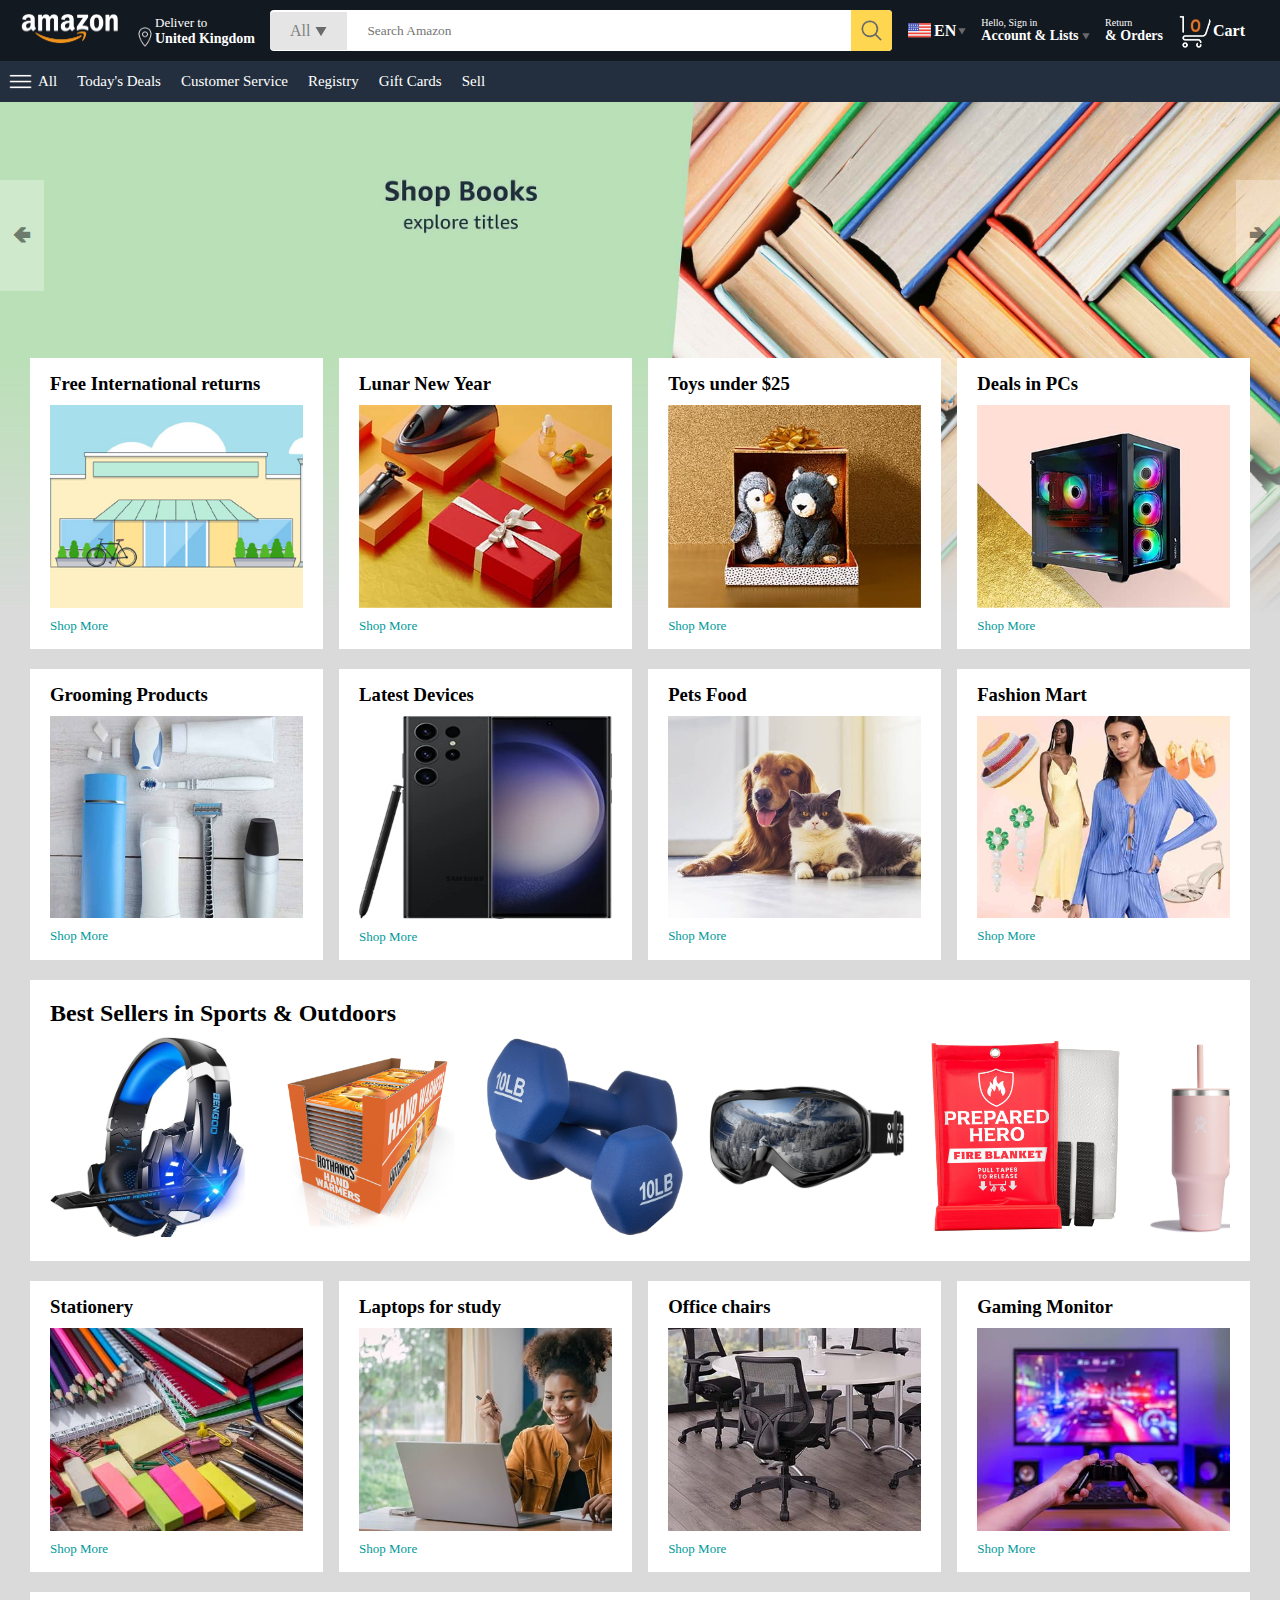
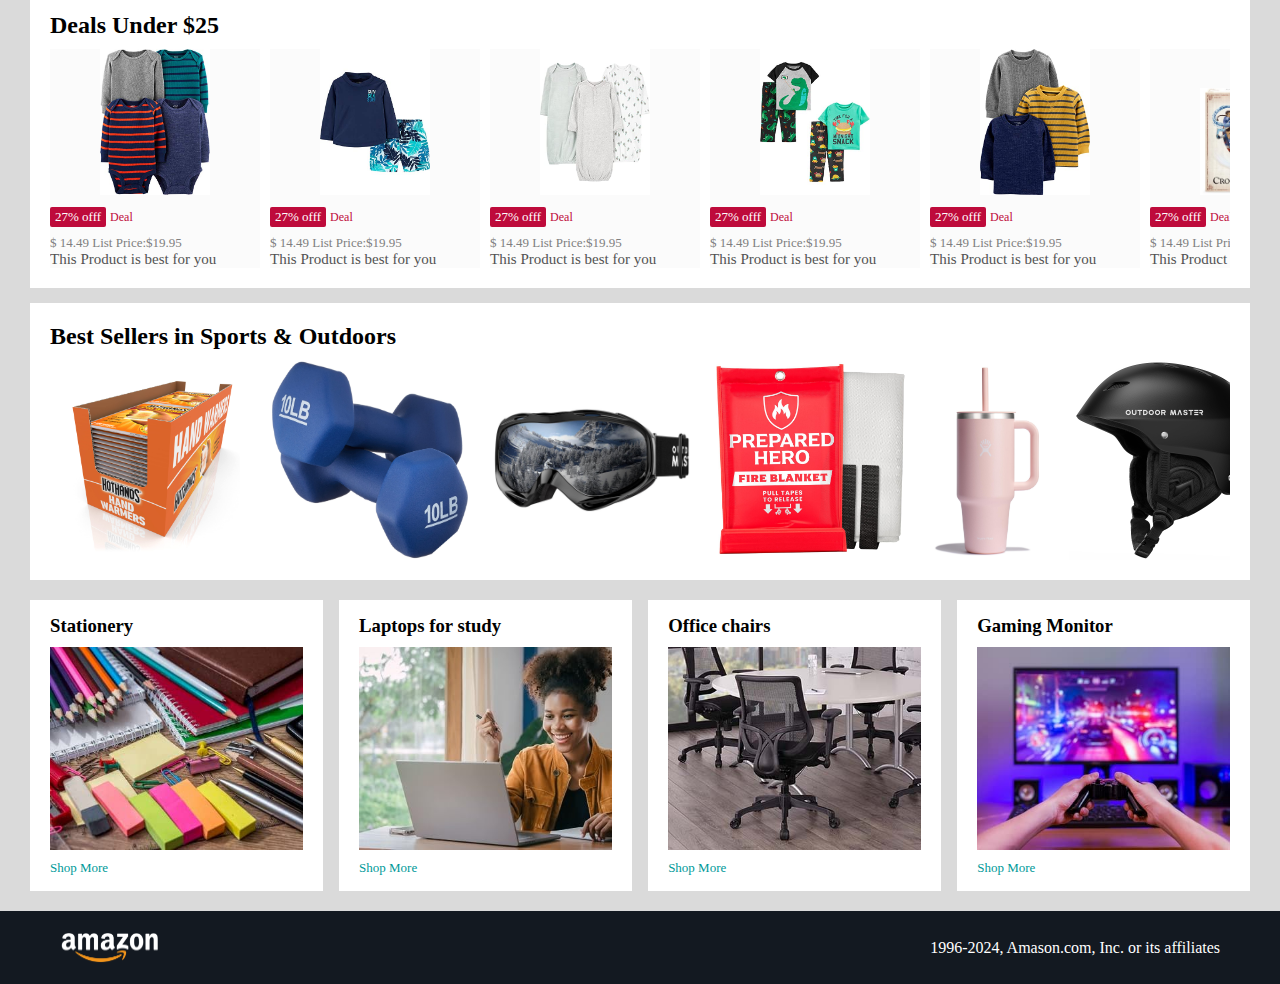
<file: index.html>
<!DOCTYPE html>
<html lang="en">
<head>
    <meta charset="UTF-8">
    <meta name="viewport" content="width=device-width, initial-scale=1.0">
    <title>amazon clone</title>
    <link rel="stylesheet" href="style.css">
</head>
<body>
    <nav>
        <a href="/">
            <img src="./assets/amazon_logo.png" width="100" alt="">
        </a>
        <div class="nav-country">
            <img src="./assets/location_icon.png" height="20" alt="">
            <div>
                <p>Deliver to</p>
                <h1>United Kingdom</h1>
            </div>
        </div>
        <div class="nav-search">
            <div class="nav-search-gategory">
                <p>All</p>
                <img src="./assets/dropdown_icon.png" height="12" alt="">
            </div>
            <input type="text" class="nav-search-input" placeholder="Search Amazon">
            <img src="./assets/search_icon.png" class="nav-search-icon" alt="">
        </div>
        <div class="nav-language">
            <img src="./assets/us_flag.png" width="25px" alt="">
            <p>EN</p>
            <img src="./assets/dropdown_icon.png" width="8px" alt="">
        </div>
        <div class="nav-text">
            <p><a href="/signin.html">Hello, Sign in</a></p>
            <h1>Account & Lists <img src="./assets/dropdown_icon.png" width="8px" alt=""></h1>
        </div>
        <div class="nav-text">
            <p>Return</p>
            <h1>& Orders</h1>
        </div>
        <a href="signin.html" class="mobile-user-icon" style="display: none;">
            <img src="./assets/user.png" alt="">
        </a>
        <a href="/cart.html" class="nav-cart">
            <img src="./assets/cart_icon.png" width="35px">
            <h4>Cart</h4>
        </a>

    </nav>
<div class="nav-bottom">
    <div>
        <img src="./assets/menu_icon.png" width="25px" alt="">
        <p>All</p>
    </div>
    <p>Today's Deals</p>
    <p>Customer Service</p>
    <p>Registry</p>
    <p>Gift Cards</p>
    <p>Sell</p>
</div>

<div class="header-slider">
    <a href="#" class="control_prev">&#129144</a>
    <a href="#" class="control_next">&#129146</a>
    <ul>
        <img src="./assets/header1.jpg" class="header-img" alt="">
        <img src="./assets/header2.jpg" class="header-img" alt="">
        <img src="./assets/header3.jpg" class="header-img" alt="">
        <img src="./assets/header4.jpg" class="header-img" alt="">
        <img src="./assets/header5.jpg" class="header-img" alt="">
        <img src="./assets/header6.jpg" class="header-img" alt="">
    </ul>
</div>

<div class="box-row header-box">
    <div class="box-col">
        <h3>Free International returns</h3>
        <img src="./assets/box1-1.jpg" alt="">
        <a href="/">Shop More</a>
    </div>
    <div class="box-col">
        <h3>Lunar New Year</h3>
        <img src="./assets/box1-2.jpg" alt="">
        <a href="/">Shop More</a>
    </div>
    <div class="box-col">
        <h3>Toys under $25</h3>
        <img src="./assets/box1-3.jpg" alt="">
        <a href="/">Shop More</a>
    </div>
    <div class="box-col">
        <h3>Deals in PCs</h3>
        <img src="./assets/box1-4.jpg" alt="">
        <a href="/">Shop More</a>
    </div>
</div>
<div class="box-row">
    <div class="box-col">
        <h3>Grooming Products</h3>
        <img src="./assets/box2-1.jpg" alt="">
        <a href="/">Shop More</a>
    </div>
    <div class="box-col">
        <h3>Latest Devices</h3>
        <img src="./assets/box2-2.jpg" alt="">
        <a href="/">Shop More</a>
    </div>
    <div class="box-col">
        <h3>Pets Food</h3>
        <img src="./assets/box2-3.jpg" alt="">
        <a href="/">Shop More</a>
    </div>
    <div class="box-col">
        <h3>Fashion Mart</h3>
        <img src="./assets/box2-4.jpg" alt="">
        <a href="/">Shop More</a>
    </div>
</div>

<div class="products-slider">
    <h2>Best Sellers in Sports & Outdoors</h2>
    <div class="products">
        <a href="/product.html">
        <img src="./assets/product_img.jpg" alt="">
        </a>
        <img src="./assets/product1-1.jpg" alt="">
        <img src="./assets/product1-2.jpg" alt="">
        <img src="./assets/product1-3.jpg" alt="">
        <img src="./assets/product1-4.jpg" alt="">
        <img src="./assets/product1-5.jpg" alt="">
        <img src="./assets/product1-6.jpg" alt="">
        <img src="./assets/product1-7.jpg" alt="">
        <img src="./assets/product1-8.jpg" alt="">
        <img src="./assets/product1-9.jpg" alt="">
        <img src="./assets/product1-10.jpg" alt="">
    </div>
</div>

<div class="box-row">
    <div class="box-col">
        <h3>Stationery</h3>
        <img src="./assets/box3-1.jpg" alt="">
        <a href="/">Shop More</a>
    </div>
    <div class="box-col">
        <h3>Laptops for study</h3>
        <img src="./assets/box3-2.jpg" alt="">
        <a href="/">Shop More</a>
    </div>
    <div class="box-col">
        <h3>Office chairs</h3>
        <img src="./assets/box3-3.jpg" alt="">
        <a href="/">Shop More</a>
    </div>
    <div class="box-col">
        <h3>Gaming Monitor</h3>
        <img src="./assets/box3-4.jpg" alt="">
        <a href="/">Shop More</a>
    </div>
</div>

<div class="products-slider-with-price">
    <h2>Deals Under $25</h2>
    <div class="products">
        <div class="product-card">
            <div class="product-img-container">
                <img src="./assets/product2-1.jpg" alt="">
            </div>
            <div class="product-offer">
                <p>27% offf</p> <span>Deal</span>
            </div>
            <p class="product-price">$ <span>14.49</span> List Price:$19.95</p>
            <h4>This Product is best for you</h4>
        </div>
        <div class="product-card">
            <div class="product-img-container">
                <img src="./assets/product2-2.jpg" alt="">
            </div>
            <div class="product-offer">
                <p>27% offf</p> <span>Deal</span>
            </div>
            <p class="product-price">$ <span>14.49</span> List Price:$19.95</p>
            <h4>This Product is best for you</h4>
        </div>
        <div class="product-card">
            <div class="product-img-container">
                <img src="./assets/product2-3.jpg" alt="">
            </div>
            <div class="product-offer">
                <p>27% offf</p> <span>Deal</span>
            </div>
            <p class="product-price">$ <span>14.49</span> List Price:$19.95</p>
            <h4>This Product is best for you</h4>
        </div>
        <div class="product-card">
            <div class="product-img-container">
                <img src="./assets/product2-4.jpg" alt="">
            </div>
            <div class="product-offer">
                <p>27% offf</p> <span>Deal</span>
            </div>
            <p class="product-price">$ <span>14.49</span> List Price:$19.95</p>
            <h4>This Product is best for you</h4>
        </div>
        <div class="product-card">
            <div class="product-img-container">
                <img src="./assets/product2-5.jpg" alt="">
            </div>
            <div class="product-offer">
                <p>27% offf</p> <span>Deal</span>
            </div>
            <p class="product-price">$ <span>14.49</span> List Price:$19.95</p>
            <h4>This Product is best for you</h4>
        </div>
        <div class="product-card">
            <div class="product-img-container">
                <img src="./assets/product2-6.jpg" alt="">
            </div>
            <div class="product-offer">
                <p>27% offf</p> <span>Deal</span>
            </div>
            <p class="product-price">$ <span>14.49</span> List Price:$19.95</p>
            <h4>This Product is best for you</h4>
        </div>
        <div class="product-card">
            <div class="product-img-container">
                <img src="./assets/product2-7.jpg" alt="">
            </div>
            <div class="product-offer">
                <p>27% offf</p> <span>Deal</span>
            </div>
            <p class="product-price">$ <span>14.49</span> List Price:$19.95</p>
            <h4>This Product is best for you</h4>
        </div>
        <div class="product-card">
            <div class="product-img-container">
                <img src="./assets/product2-8.jpg" alt="">
            </div>
            <div class="product-offer">
                <p>27% offf</p> <span>Deal</span>
            </div>
            <p class="product-price">$ <span>14.49</span> List Price:$19.95</p>
            <h4>This Product is best for you</h4>
        </div>
        <div class="product-card">
            <div class="product-img-container">
                <img src="./assets/product2-9.jpg" alt="">
            </div>
            <div class="product-offer">
                <p>27% offf</p> <span>Deal</span>
            </div>
            <p class="product-price">$ <span>14.49</span> List Price:$19.95</p>
            <h4>This Product is best for you</h4>
        </div>
        <div class="product-card">
            <div class="product-img-container">
                <img src="./assets/product2-10.jpg" alt="">
            </div>
            <div class="product-offer">
                <p>27% offf</p> <span>Deal</span>
            </div>
            <p class="product-price">$ <span>14.49</span> List Price:$19.95</p>
            <h4>This Product is best for you</h4>
        </div>
        <div class="product-card">
            <div class="product-img-container">
                <img src="./assets/product2-11.jpg" alt="">
            </div>
            <div class="product-offer">
                <p>27% offf</p> <span>Deal</span>
            </div>
            <p class="product-price">$ <span>14.49</span> List Price:$19.95</p>
            <h4>This Product is best for you</h4>
        </div>
    </div>
</div>

<div class="products-slider">
    <h2>Best Sellers in Sports & Outdoors</h2>
    <div class="products">
        <img src="./assets/product1-1.jpg" alt="">
        <img src="./assets/product1-2.jpg" alt="">
        <img src="./assets/product1-3.jpg" alt="">
        <img src="./assets/product1-4.jpg" alt="">
        <img src="./assets/product1-5.jpg" alt="">
        <img src="./assets/product1-6.jpg" alt="">
        <img src="./assets/product1-7.jpg" alt="">
        <img src="./assets/product1-8.jpg" alt="">
        <img src="./assets/product1-9.jpg" alt="">
        <img src="./assets/product1-10.jpg" alt="">
    </div>
</div>

<div class="box-row">
    <div class="box-col">
        <h3>Stationery</h3>
        <img src="./assets/box3-1.jpg" alt="">
        <a href="/">Shop More</a>
    </div>
    <div class="box-col">
        <h3>Laptops for study</h3>
        <img src="./assets/box3-2.jpg" alt="">
        <a href="/">Shop More</a>
    </div>
    <div class="box-col">
        <h3>Office chairs</h3>
        <img src="./assets/box3-3.jpg" alt="">
        <a href="/">Shop More</a>
    </div>
    <div class="box-col">
        <h3>Gaming Monitor</h3>
        <img src="./assets/box3-4.jpg" alt="">
        <a href="/">Shop More</a>
    </div>
</div>

<footer>
    <img src="./assets/amazon_logo.png" width="100" alt="">
    <p>1996-2024, Amason.com, Inc. or its affiliates</p>
</footer>




<script src="script.js"></script>
</body>
</html>
</file>
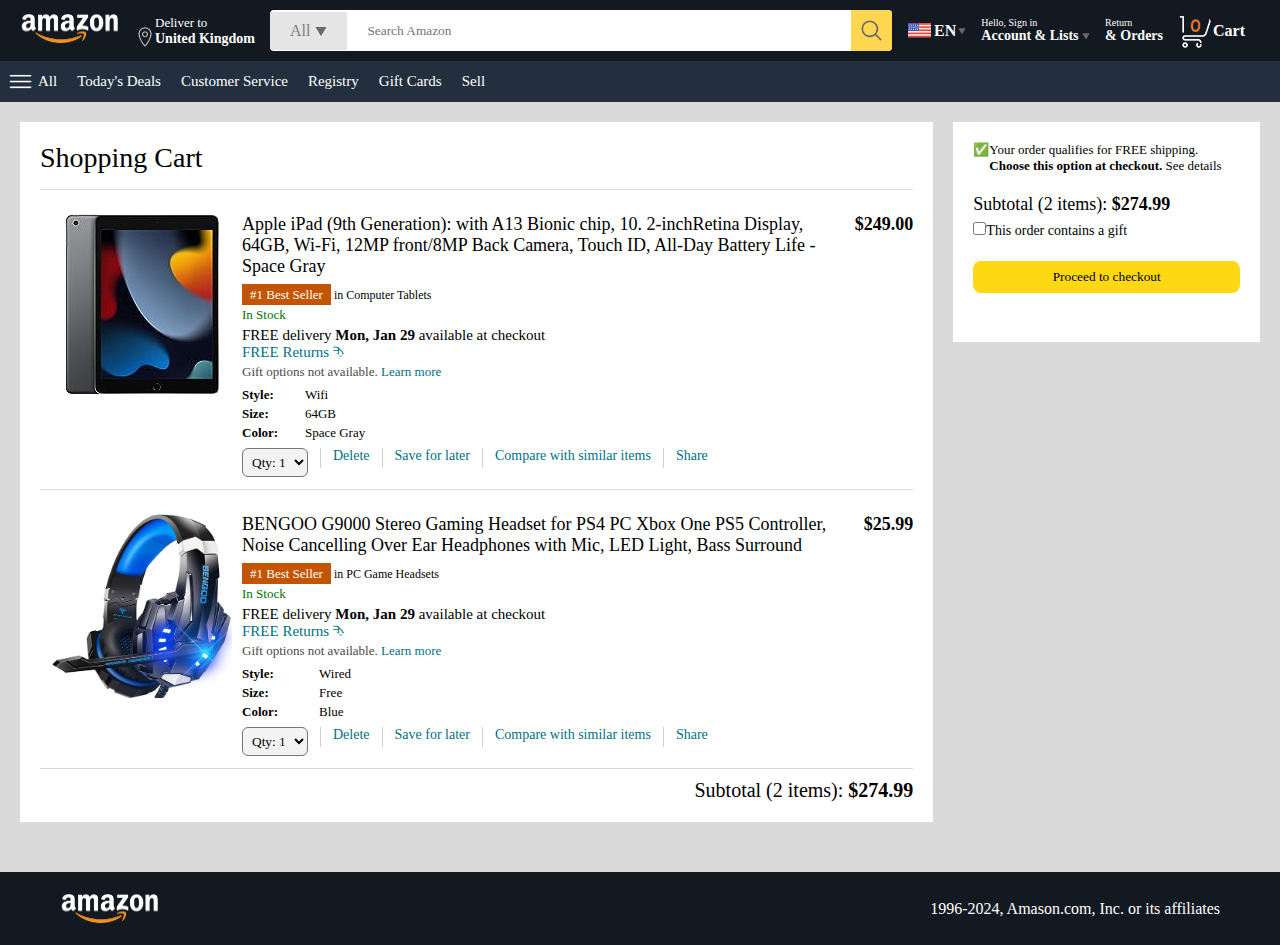
<file: cart.html>
<!DOCTYPE html>
<html lang="en">
<head>
    <meta charset="UTF-8">
    <meta name="viewport" content="width=device-width, initial-scale=1.0">
    <title>Cart</title>
    <link rel="stylesheet" href="./style.css">
    <link rel="stylesheet" href="./cart.css">
</head>
<body>
    <nav>
        <a href="/">
            <img src="./assets/amazon_logo.png" width="100" alt="">
        </a>
        <div class="nav-country">
            <img src="./assets/location_icon.png" height="20" alt="">
            <div>
                <p>Deliver to</p>
                <h1>United Kingdom</h1>
            </div>
        </div>
        <div class="nav-search">
            <div class="nav-search-gategory">
                <p>All</p>
                <img src="./assets/dropdown_icon.png" height="12" alt="">
            </div>
            <input type="text" class="nav-search-input" placeholder="Search Amazon">
            <img src="./assets/search_icon.png" class="nav-search-icon" alt="">
        </div>
        <div class="nav-language">
            <img src="./assets/us_flag.png" width="25px" alt="">
            <p>EN</p>
            <img src="./assets/dropdown_icon.png" width="8px" alt="">
        </div>
        <div class="nav-text">
            <p><a href="/signin.html">Hello, Sign in</a></p>
            <h1>Account & Lists <img src="./assets/dropdown_icon.png" width="8px" alt=""></h1>
        </div>
        <div class="nav-text">
            <p>Return</p>
            <h1>& Orders</h1>
        </div>
        <a href="signin.html" class="mobile-user-icon" style="display: none;">
            <img src="./assets/user.png" alt="">
        </a>
        <a href="" class="nav-cart">
            <img src="./assets/cart_icon.png" width="35px">
            <h4>Cart</h4>
        </a>

    </nav>
<div class="nav-bottom">
    <div>
        <img src="./assets/menu_icon.png" width="25px" alt="">
        <p>All</p>
    </div>
    <p>Today's Deals</p>
    <p>Customer Service</p>
    <p>Registry</p>
    <p>Gift Cards</p>
    <p>Sell</p>
</div>

<div class="cart">
    <div class="cart-left">
        <h1>Shopping Cart</h1>
        <hr>
        <div class="product-cart-list">
            <img src="./assets/ipad_img.jpg" alt="" width="180px">
            <div>
                <div class="product-cart-titleprice">
                    <p>Apple iPad (9th Generation): with A13 Bionic chip, 10. 2-inchRetina Display, 64GB, Wi-Fi, 12MP front/8MP Back Camera, Touch ID, All-Day Battery Life - Space Gray</p>
                    <p><b>$249.00</b></p>
                </div>
                <p class="product-cart-bestseller"><span>#1 Best Seller</span> in Computer Tablets</p>
                <p class="product-cart-stock">In Stock</p>
                <p class="product-cart-delivery">FREE delivery <b>Mon, Jan 29</b> available at checkout</p>
                <p class="product-cart-returns">FREE Returns &#11191</p>
                <p class="product-cart-giftoption">Gift options not available. <span>Learn more</span></p>

                <div class="product-cart-specs">
                    <p><b>Style:</b></p> <p>Wifi</p>
                    <p><b>Size:</b></p> <p>64GB</p>
                    <p><b>Color:</b></p> <p>Space Gray</p>
                </div>
                
                <div class="cart-list-action">
                    <select>
                        <option value="1">Qty: 1</option>
                        <option value="2">Qty: 2</option>
                        <option value="3">Qty: 3</option>
                        <option value="4">Qty: 4</option>
                        <option value="5">Qty: 5</option>
                    </select>
                    <hr>
                    <p class="action-btn">Delete</p>
                    <hr>
                    <p class="action-btn">Save for later</p>
                    <hr>
                    <p class="action-btn">Compare with similar items</p>
                    <hr>
                    <p class="action-btn">Share</p>
                </div>

            </div>
        </div>
        <hr>
        <div class="product-cart-list">
            <img src="./assets/product_img.jpg" alt="" width="180px">
            <div>
                <div class="product-cart-titleprice">
                    <p>BENGOO G9000 Stereo Gaming Headset for PS4 PC Xbox One PS5 Controller, Noise Cancelling Over Ear Headphones with Mic, LED Light, Bass Surround</p>
                    <p><b>$25.99</b></p>
                </div>
                <p class="product-cart-bestseller"><span>#1 Best Seller</span> in PC Game Headsets</p>
                <p class="product-cart-stock">In Stock</p>
                <p class="product-cart-delivery">FREE delivery <b>Mon, Jan 29</b> available at checkout</p>
                <p class="product-cart-returns">FREE Returns &#11191</p>
                <p class="product-cart-giftoption">Gift options not available. <span>Learn more</span></p>

                <div class="product-cart-specs">
                    <p><b>Style:</b></p> <p>Wired</p>
                    <p><b>Size:</b></p> <p>Free</p>
                    <p><b>Color:</b></p> <p>Blue</p>
                </div>
                
                <div class="cart-list-action">
                    <select>
                        <option value="1">Qty: 1</option>
                        <option value="2">Qty: 2</option>
                        <option value="3">Qty: 3</option>
                        <option value="4">Qty: 4</option>
                        <option value="5">Qty: 5</option>
                    </select>
                    <hr>
                    <p class="action-btn">Delete</p>
                    <hr>
                    <p class="action-btn">Save for later</p>
                    <hr>
                    <p class="action-btn">Compare with similar items</p>
                    <hr>
                    <p class="action-btn">Share</p>
                </div>

            </div>
        </div>
        <hr>
        <div class="cart-list-subtotal">
            Subtotal (2 items): <b>$274.99</b>
        </div>

    </div>
    <div class="cart-right">
        <div class="cart-free-delivery">
            <p>&#x2705</p>
            <p>Your order qualifies for FREE shipping. <b>Choose this option at checkout.</b> See details</p>
        </div>
        <p class="cart-subtotal">Subtotal (2 items): <b>$274.99</b></p>
        <p class="cart-right-gift"> <input type="checkbox">This order contains a gift</p>
        <button>Proceed to checkout</button>
    </div>
</div>


<footer class="footer-cart">
    <img src="./assets/amazon_logo.png" width="100" alt="">
    <p>1996-2024, Amason.com, Inc. or its affiliates</p>
</footer>

</body>
</html>
</file>
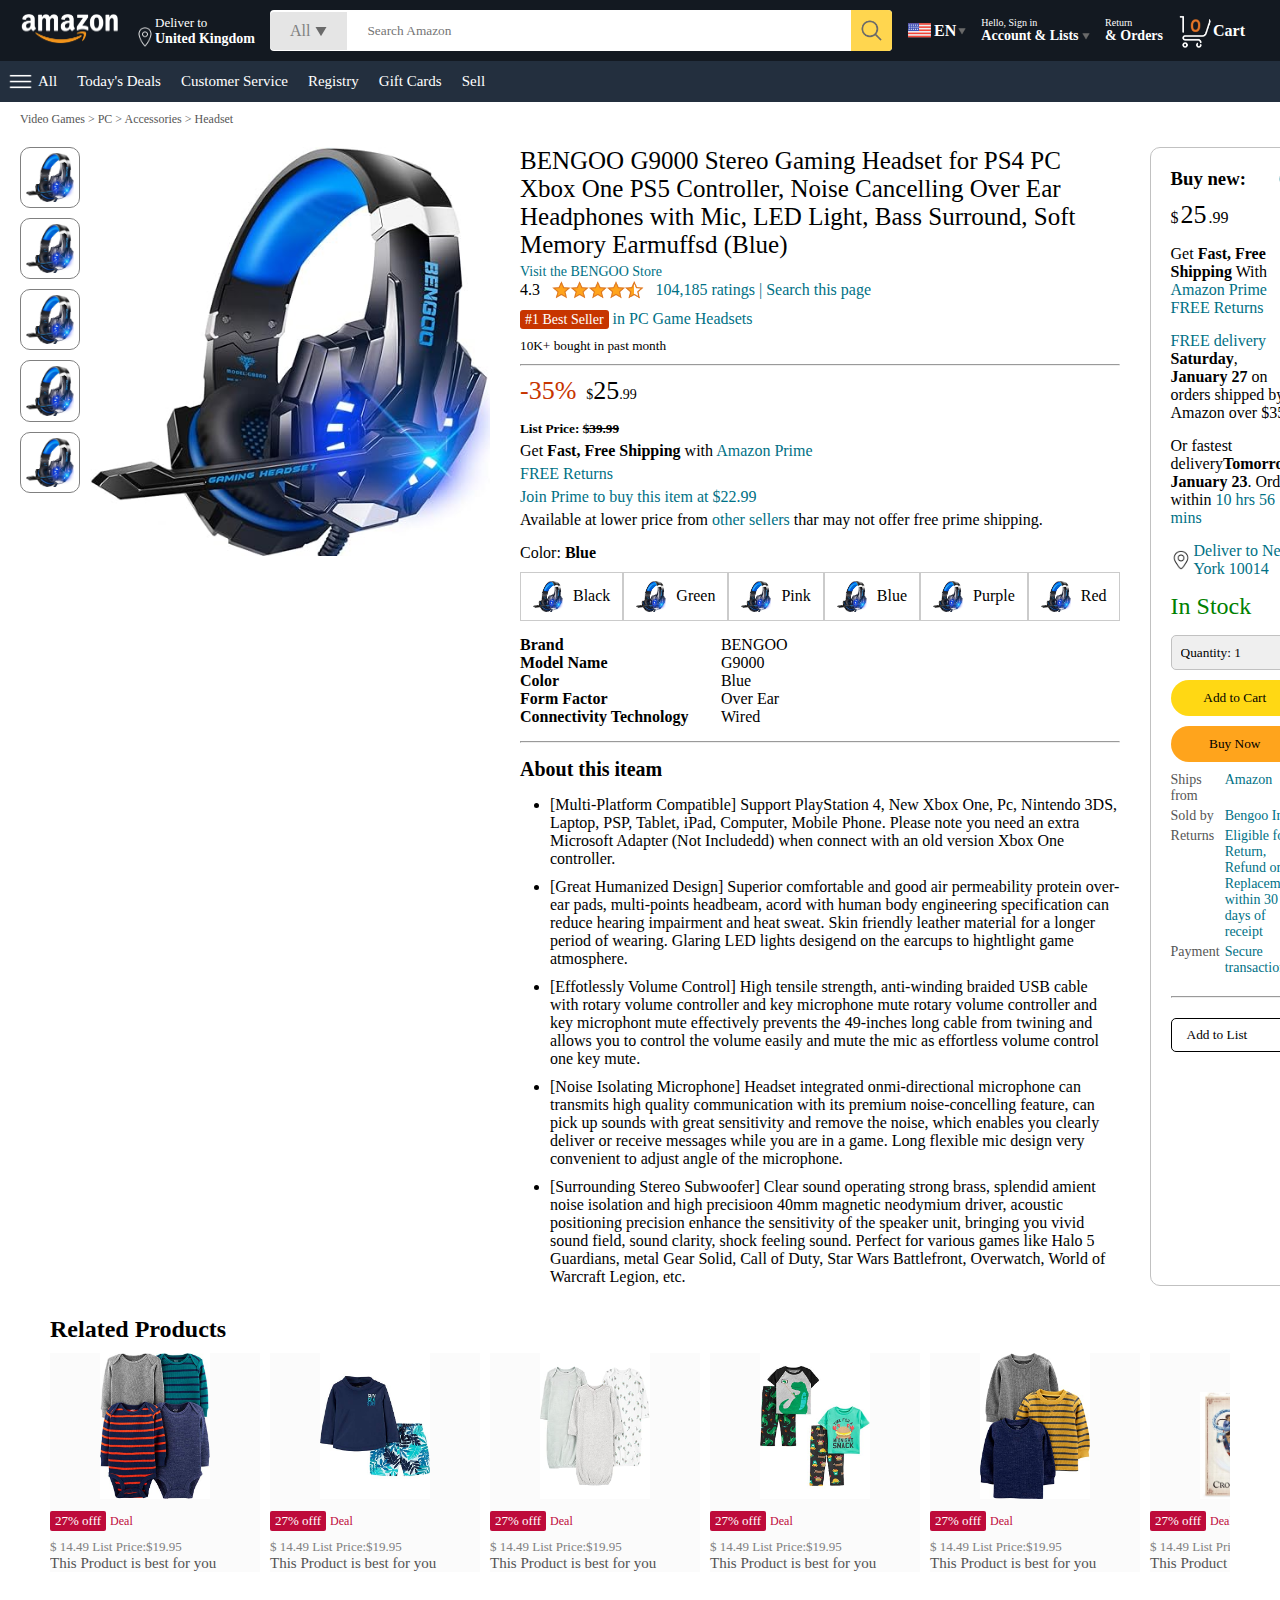
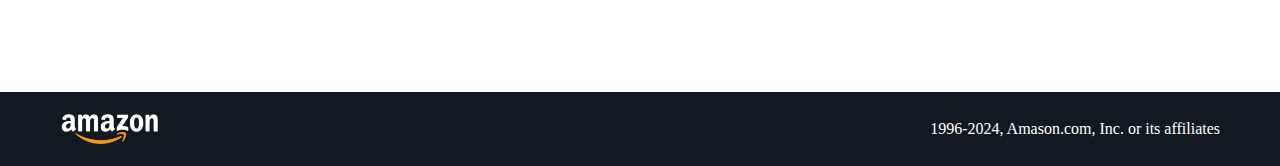
<file: product.html>
<!DOCTYPE html>
<html lang="en">
<head>
    <meta charset="UTF-8">
    <meta name="viewport" content="width=device-width, initial-scale=1.0">
    <title>Product Page</title>
    <link rel="stylesheet" href="style.css">
    <link rel="stylesheet" href="product.css">
</head>
<body>
    <nav>
        <a href="/">
            <img src="./assets/amazon_logo.png" width="100" alt="">
        </a>
        <div class="nav-country">
            <img src="./assets/location_icon.png" height="20" alt="">
            <div>
                <p>Deliver to</p>
                <h1>United Kingdom</h1>
            </div>
        </div>
        <div class="nav-search">
            <div class="nav-search-gategory">
                <p>All</p>
                <img src="./assets/dropdown_icon.png" height="12" alt="">
            </div>
            <input type="text" class="nav-search-input" placeholder="Search Amazon">
            <img src="./assets/search_icon.png" class="nav-search-icon" alt="">
        </div>
        <div class="nav-language">
            <img src="./assets/us_flag.png" width="25px" alt="">
            <p>EN</p>
            <img src="./assets/dropdown_icon.png" width="8px" alt="">
        </div>
        <div class="nav-text">
            <p><a href="/signin.html">Hello, Sign in</a></p>
            <h1>Account & Lists <img src="./assets/dropdown_icon.png" width="8px" alt=""></h1>
        </div>
        <div class="nav-text">
            <p>Return</p>
            <h1>& Orders</h1>
        </div>
        <a href="signin.html" class="mobile-user-icon" style="display: none;">
            <img src="./assets/user.png" alt="">
        </a>
        <a href="/cart.html" class="nav-cart">
            <img src="./assets/cart_icon.png" width="35px">
            <h4>Cart</h4>
        </a>

    </nav>
<div class="nav-bottom">
    <div>
        <img src="./assets/menu_icon.png" width="25px" alt="">
        <p>All</p>
    </div>
    <p>Today's Deals</p>
    <p>Customer Service</p>
    <p>Registry</p>
    <p>Gift Cards</p>
    <p>Sell</p>
</div>

<p class="breadcrum">Video Games > PC > Accessories > Headset</p>

<div class="product-display">
    <div class="product-d-image">
        <div class="product-icons">
            <img src="./assets/product_img.jpg" alt="" width="60">
            <img src="./assets/product_img.jpg" alt="" width="60">
            <img src="./assets/product_img.jpg" alt="" width="60">
            <img src="./assets/product_img.jpg" alt="" width="60">
            <img src="./assets/product_img.jpg" alt="" width="60">
        </div>
        <div class="product-main-imgage">
            <img src="./assets/product_img.jpg" alt="" width="400">
        </div>
    </div>
    <div class="product-d-details">
        <p class="product-title">
            BENGOO G9000 Stereo Gaming Headset for PS4 PC Xbox One PS5 Controller, Noise Cancelling Over Ear Headphones with Mic, LED Light, Bass Surround, Soft Memory Earmuffsd (Blue)
        </p>
        <p class="brand-store">Visit the BENGOO Store</p>
        <div class="product-rating">
            <div>
                <div>4.3 <img src="./assets/rating_img.png" height="20px"></div>
           
            <p>104,185 ratings | Search this page</p>
        </div>
        <p><span>#1 Best Seller</span> in PC Game Headsets</p>
        <h5>10K+ bought in past month</h5>
        <hr>
    </div>
    <div class="product-d-price">
        <div>
            <p>-35%</p>
            <h1>$<span>25</span>.99</h1>
        </div>
        <h5>List Price: <span>$39.99</span></h5>
        <p>Get <b>Fast, Free Shipping</b> with <span>Amazon Prime</span></p>
        <p><span>FREE Returns</span></p>
        <p><span>Join Prime to buy this item at $22.99</span></p>
        <p>Available at lower price from <span>other sellers</span> thar may not offer free prime shipping.</p>
    </div>
    <div class="product-color-selection">
        <p>Color: <b>Blue</b></p>
        <div class="product-colour-options">
            <div class="option">
                <img src="./assets/product_img.jpg" alt="" width="30px">
                <p>Black</p>
            </div>
            <div class="option">
                <img src="./assets/product_img.jpg" alt="" width="30px">
                <p>Green</p>
            </div>
            <div class="option">
                <img src="./assets/product_img.jpg" alt="" width="30px">
                <p>Pink</p>
            </div>
            <div class="option">
                <img src="./assets/product_img.jpg" alt="" width="30px">
                <p>Blue</p>
            </div>
            <div class="option">
                <img src="./assets/product_img.jpg" alt="" width="30px">
                <p>Purple</p>
            </div>
            <div class="option">
                <img src="./assets/product_img.jpg" alt="" width="30px">
                <p>Red</p>
            </div>
           
            </div>
        </div>
    
    <div class="product-info">
        <p><b>Brand</b></p> <p>BENGOO</p>
        <p><b>Model Name</b></p> <p>G9000</p>
        <p><b>Color</b></p> <p>Blue</p>
        <p><b>Form Factor</b></p> <p>Over Ear</p>
        <p><b>Connectivity Technology</b></p> <p>Wired</p>
    </div>
    <hr>
    <div class="product-description">
        <h1>About this iteam</h1>
        <ul>
            <li>[Multi-Platform Compatible] Support PlayStation 4, New Xbox One, Pc, Nintendo 3DS, Laptop, PSP, Tablet, iPad, Computer, Mobile Phone. Please note you need an extra Microsoft Adapter (Not Includedd) when connect with an old version Xbox One controller.</li>
            <li>[Great Humanized Design] Superior comfortable and good air permeability protein over-ear pads, multi-points headbeam, acord with human body engineering specification can reduce hearing impairment and heat sweat. Skin friendly leather material for a longer period of wearing. Glaring LED lights desigend on the earcups to hightlight game atmosphere.</li>
            <li>[Effotlessly Volume Control] High tensile strength, anti-winding braided USB cable with rotary volume controller and key microphone mute rotary volume controller and key microphont mute effectively prevents the 49-inches long cable from twining and allows you to control the volume easily and mute the mic as effortless volume control one key mute.</li>
            <li>[Noise Isolating Microphone] Headset integrated onmi-directional microphone can transmits high quality communication with its premium noise-concelling feature, can pick up sounds with great sensitivity and remove the noise, which enables you clearly deliver or receive messages while you are in a game. Long flexible mic design very convenient to adjust angle of the microphone.</li>
            <li>[Surrounding Stereo Subwoofer] Clear sound operating strong brass, splendid amient noise isolation and high precisioon 40mm magnetic neodymium driver, acoustic positioning precision enhance the sensitivity of the speaker unit, bringing you vivid sound field, sound clarity, shock feeling sound. Perfect for various games like Halo 5 Guardians, metal Gear Solid, Call of Duty, Star Wars Battlefront, Overwatch, World of Warcraft Legion, etc.</li>
        </ul>
        </div>
    </div>
    <div class="product-d-purchase">
        <div class="title">
            <h3>Buy new:</h3> <img src="./assets/circle_icon.png" alt="" width="20px">
        </div>
        <h1 class="price">$<span>25</span>.99</h1>
        <div class="gap">
            <p>Get <b>Fast, Free Shipping</b> With <span>Amazon Prime</span></p>
            <p><span>FREE Returns</span></p>
        </div>
        <div class="gap">
            <p><span>FREE delivery</span> <b>Saturday</b>,</p>
            <p><b>January 27</b> on orders shipped by Amazon over $35</p>
        </div>
        <div class="gap">
            <p>Or fastest delivery<b>Tomorrow</b>, <b>January 23</b>. Order within <span>10 hrs 56 mins</span></p>
        </div>
        <div class="delivery-location">
            <img src="./assets/location_icon_dark.png" alt="" width="20px">
            <p><span>Deliver to New York 10014</span></p>
        </div>
        <h2 class="product-stock">In Stock</h2>
        <select class="product-quantity">
            <option value="1">Quantity: 1</option>
            <option value="2">Quantity: 2</option>
            <option value="3">Quantity: 3</option>
        </select>
        <button class="btn">Add to Cart</button>
        <button class="btn product-buy">Buy Now</button>

        <div class="product-seller-info">
            <p>Ships from</p> <p><span>Amazon</span></p>
            <p>Sold by</p> <p><span>Bengoo Inc.</span></p>
            <p>Returns</p> <p><span>Eligible for Return, Refund or Replacement within 30 days of receipt</span></p>
            <p>Payment</p> <p><span>Secure transaction</span></p>
        </div>
        <hr>
        <button class="product-add-list">Add to List</button>
    </div>
</div>

<div class="products-slider-with-price">
    <h2>Related Products</h2>
    <div class="products">
        <div class="product-card">
            <div class="product-img-container">
                <img src="./assets/product2-1.jpg" alt="">
            </div>
            <div class="product-offer">
                <p>27% offf</p> <span>Deal</span>
            </div>
            <p class="product-price">$ <span>14.49</span> List Price:$19.95</p>
            <h4>This Product is best for you</h4>
        </div>
        <div class="product-card">
            <div class="product-img-container">
                <img src="./assets/product2-2.jpg" alt="">
            </div>
            <div class="product-offer">
                <p>27% offf</p> <span>Deal</span>
            </div>
            <p class="product-price">$ <span>14.49</span> List Price:$19.95</p>
            <h4>This Product is best for you</h4>
        </div>
        <div class="product-card">
            <div class="product-img-container">
                <img src="./assets/product2-3.jpg" alt="">
            </div>
            <div class="product-offer">
                <p>27% offf</p> <span>Deal</span>
            </div>
            <p class="product-price">$ <span>14.49</span> List Price:$19.95</p>
            <h4>This Product is best for you</h4>
        </div>
        <div class="product-card">
            <div class="product-img-container">
                <img src="./assets/product2-4.jpg" alt="">
            </div>
            <div class="product-offer">
                <p>27% offf</p> <span>Deal</span>
            </div>
            <p class="product-price">$ <span>14.49</span> List Price:$19.95</p>
            <h4>This Product is best for you</h4>
        </div>
        <div class="product-card">
            <div class="product-img-container">
                <img src="./assets/product2-5.jpg" alt="">
            </div>
            <div class="product-offer">
                <p>27% offf</p> <span>Deal</span>
            </div>
            <p class="product-price">$ <span>14.49</span> List Price:$19.95</p>
            <h4>This Product is best for you</h4>
        </div>
        <div class="product-card">
            <div class="product-img-container">
                <img src="./assets/product2-6.jpg" alt="">
            </div>
            <div class="product-offer">
                <p>27% offf</p> <span>Deal</span>
            </div>
            <p class="product-price">$ <span>14.49</span> List Price:$19.95</p>
            <h4>This Product is best for you</h4>
        </div>
        <div class="product-card">
            <div class="product-img-container">
                <img src="./assets/product2-7.jpg" alt="">
            </div>
            <div class="product-offer">
                <p>27% offf</p> <span>Deal</span>
            </div>
            <p class="product-price">$ <span>14.49</span> List Price:$19.95</p>
            <h4>This Product is best for you</h4>
        </div>
        <div class="product-card">
            <div class="product-img-container">
                <img src="./assets/product2-8.jpg" alt="">
            </div>
            <div class="product-offer">
                <p>27% offf</p> <span>Deal</span>
            </div>
            <p class="product-price">$ <span>14.49</span> List Price:$19.95</p>
            <h4>This Product is best for you</h4>
        </div>
        <div class="product-card">
            <div class="product-img-container">
                <img src="./assets/product2-9.jpg" alt="">
            </div>
            <div class="product-offer">
                <p>27% offf</p> <span>Deal</span>
            </div>
            <p class="product-price">$ <span>14.49</span> List Price:$19.95</p>
            <h4>This Product is best for you</h4>
        </div>
        <div class="product-card">
            <div class="product-img-container">
                <img src="./assets/product2-10.jpg" alt="">
            </div>
            <div class="product-offer">
                <p>27% offf</p> <span>Deal</span>
            </div>
            <p class="product-price">$ <span>14.49</span> List Price:$19.95</p>
            <h4>This Product is best for you</h4>
        </div>
        <div class="product-card">
            <div class="product-img-container">
                <img src="./assets/product2-11.jpg" alt="">
            </div>
            <div class="product-offer">
                <p>27% offf</p> <span>Deal</span>
            </div>
            <p class="product-price">$ <span>14.49</span> List Price:$19.95</p>
            <h4>This Product is best for you</h4>
        </div>
    </div>
</div>

<footer class="product-footer">
    <img src="./assets/amazon_logo.png" width="100" alt="">
    <p>1996-2024, Amason.com, Inc. or its affiliates</p>
</footer>

     <script>
        
const scrollContainer = document.querySelectorAll('.products');
for (const item of scrollContainer) {
    item.addEventListener('wheel',(evt)=>{
        evt.preventDefault();
        item.scrollLeft += evt.deltaY;
    });
}
     </script>

</body>
</html>
</file>
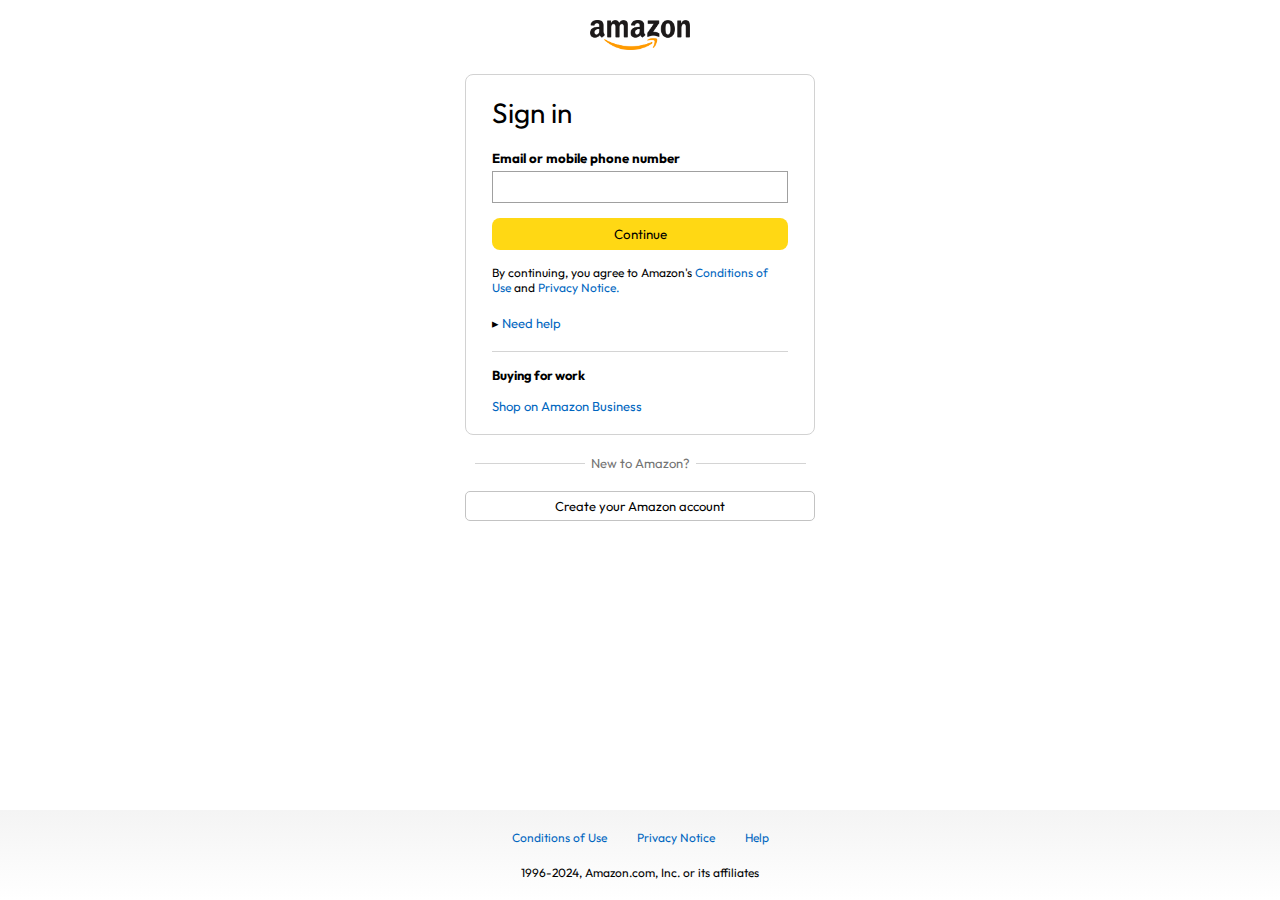
<file: signin.html>
<!DOCTYPE html>
<html lang="en">
<head>
    <meta charset="UTF-8">
    <meta name="viewport" content="width=device-width, initial-scale=1.0">
    <title>Sign In</title>
    <link rel="stylesheet" href="signin.css">
</head>
<body>
    <a href="/"><img class="logo" src="./assets/amazon_logo_dark.png" alt="" width="100px"></a>
    <div class="signin-container">
        <h1 class="signin-title">Sign in</h1>
        <h5 class="input-lable">Email or mobile phone number</h5>
        <input type="text">
        <button>Continue</button>
        <p class="signin-condition">By continuing, you agree to Amazon's <span>Conditions of Use </span>and <span> Privacy Notice.</span></p>
        <p class="sigin-help">&#9656 <span>Need help</span></p>
        <hr>
        <h4>Buying for work</h4>
        <p class="signin-business"><span>Shop on Amazon Business</span></p>
    </div>
    <div class="signin-bottom">
        <hr>
        <p>New to Amazon?</p>
        <hr>
    </div>
    <a href="/signup.html">
        <button class="signin-signup-btn">Create your Amazon account</button>
    </a>

    <footer>
        <div class="footer-links">
            <a href="#">Conditions of Use</a>
            <a href="#">Privacy Notice</a>
            <a href="#">Help</a>
        </div>
        <p> 1996-2024, Amazon.com, Inc. or its affiliates</p>
    </footer>
</body>
</html>
</file>
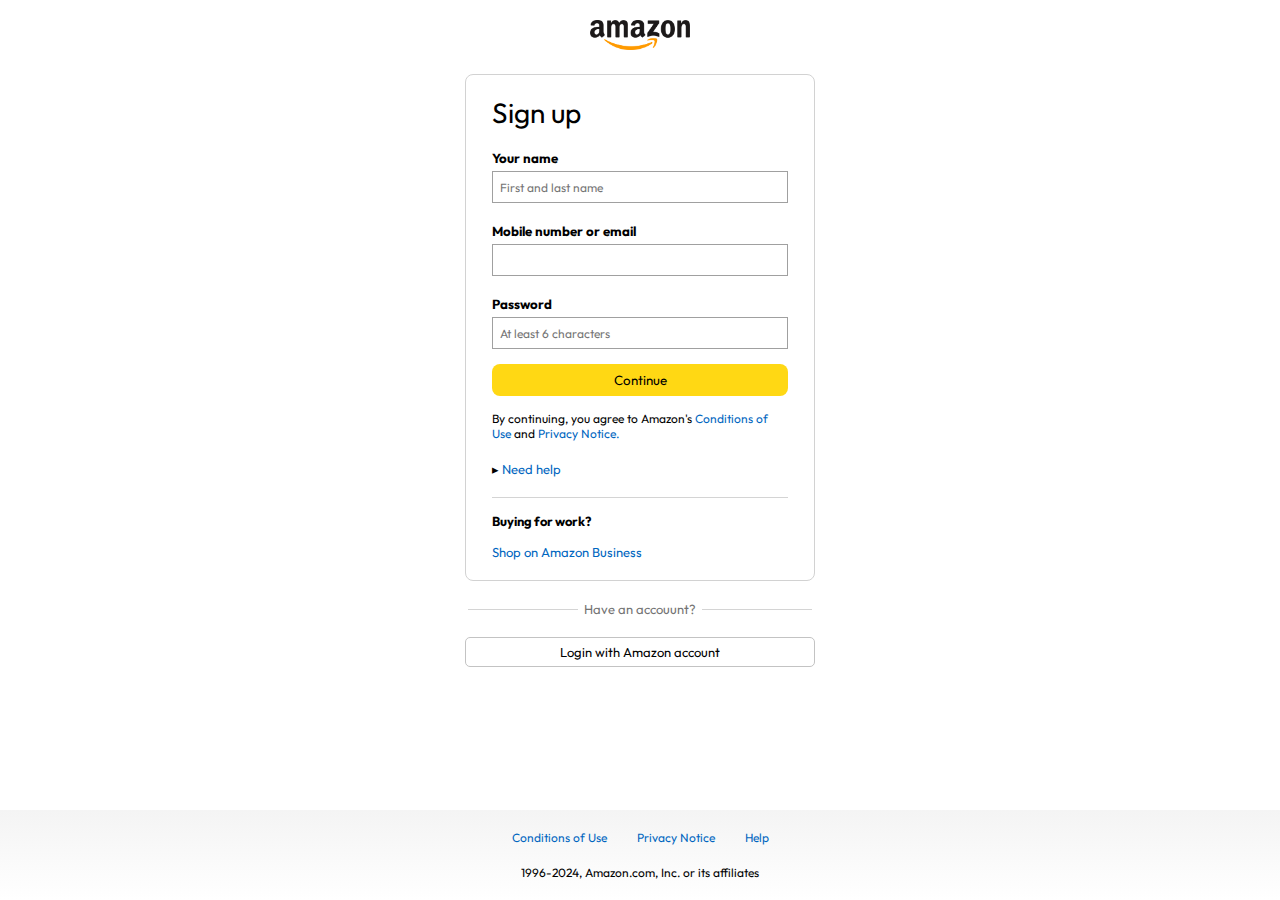
<file: signup.html>
<!DOCTYPE html>
<html lang="en">
<head>
    <meta charset="UTF-8">
    <meta name="viewport" content="width=device-width, initial-scale=1.0">
    <title>Sign up</title>
    <link rel="stylesheet" href="/signin.css">
</head>
<body>
    <a href="/"><img class="logo" src="./assets/amazon_logo_dark.png" alt="" width="100px"></a>
    <div class="signin-container">
        <h1 class="signin-title">Sign up</h1>
        <h5 class="input-lable">Your name</h5>
        <input type="text" placeholder="First and last name">
        <h5 class="input-lable">Mobile number or email</h5>
        <input type="text">
        <h5 class="input-lable">Password</h5>
        <input type="password" placeholder="At least 6 characters">
        <button>Continue</button>
        <p class="signin-condition">By continuing, you agree to Amazon's <span>Conditions of Use </span>and <span> Privacy Notice.</span></p>
        <p class="sigin-help">&#9656 <span>Need help</span></p>
        <hr>
        <h4>Buying for work?</h4>
        <p class="signin-business"><span>Shop on Amazon Business</span></p>
    </div>
    <div class="signin-bottom">
        <hr>
        <p>Have an accouunt?</p>
        <hr>
    </div>
    <a href="/signin.html">
        <button class="signin-signup-btn"> Login with Amazon account</button>
    </a>

    <footer>
        <div class="footer-links">
            <a href="#">Conditions of Use</a>
            <a href="#">Privacy Notice</a>
            <a href="#">Help</a>
        </div>
        <p> 1996-2024, Amazon.com, Inc. or its affiliates</p>
    </footer>
</body>
</html>
</file>
<file: style.css>
@import url('https://fonts.googleapis.com/css2?family=Outfit:wght@400;500;600;700;800&family=Poppins:wght@200;300;400;500;600;700&display=swap');

*{
    padding: 0;
    margin: 0;
    box-sizing: border-box;
    font-family: Output;
}
body{
    background: #dadada;
}
a{
    text-decoration: none;
    color: inherit;
}
nav{
    display: flex;
    align-items: center;
    justify-content: space-between;
    background: #131921;
    padding: 10px 20px;
    color: #fff;
}
.nav-country{
    display: flex;
    align-items: end;
    margin-left: 15px;
    font-size: 13px;
    column-rule-color: #c4c4c4;
}
.nav-country h1{
    color: #fff;
    font-size: 14px;
}
.nav-search{
    flex: 1;
    display: flex;
    align-items: center;
    background: #fff;
    color: grey;
    max-width: 1000px;
    border-radius: 4px;
    margin-left: 15px;
}
.nav-search-gategory{
    display: flex;
    align-items: center;
    padding: 10px 20px;
    gap: 5px;
    background: #e5e5e5;
    border-radius: 4px 0 0 4px;
}
.nav-search-input{
    border: none;
    outline: none;
    padding-left: 20px;
    width: 100%;
}
.nav-search-icon{
    max-width: 41px;
    padding: 8px;
    background: #ffd64f;
    border-radius: 0 4px 4px 0;
}
.nav-language{
    display: flex;
    align-items: center;
    gap: 2px;
    font-weight: 600;
    margin-left: 15px;
}
.nav-text{
    margin-left: 15px;
}
.nav-text p{
    font-size: 10px;
}
.nav-text h1{
    font-size: 14px;
}
.nav-cart{
    display: flex;
    align-items: center;
    margin: 0px 15px;
}
.nav-bottom{
    display: flex;
    align-items: center;
    gap: 20px;
    padding: 8px;
    background: #232f3e;
    color: #fff;
    font-size: 15px;
}
.nav-bottom div{
    display: flex;
    align-items: center;
    gap: 5px;
    font-weight: 500;
}
.header-slider ul{
    display: flex;
    overflow-y: hidden;
}
.header-img{
    max-width: 100%;
    mask-image: linear-gradient(to bottom, #000000 50%, transparent 100%);
}
.header-slider a{
    position: absolute;
    top: 20%;
    z-index: 1;
    padding: 5vh 1vw;
    background: #ffffff4f;
    color: #0000007b;
    text-decoration: none;
    font-weight: 600;
    font-size: 18px;
    cursor: pointer;
}
.control_next{
    right: 0;
}
.box-row{
    display: flex;
    flex-wrap: wrap;
    row-gap: 20px;
    justify-content: space-between;
    margin: 20px 30px;
}
.box-col{
    display: flex;
    flex-direction: column;
    gap: 10px;
    padding: 15px 20px;
    background: #fff;
    max-width: 24%;
    min-height: 200px;
    z-index: 1;
}
.box-col a{
    font-size: 13px;
    color: #009999;
    font-weight: 500;
}
.header-box{
    margin-top: -20vw;
}
.products-slider{
    background: #fff;
    margin: 0 30px;
    padding: 20px;
    margin-bottom: 15px;
}
.products-slider .products{
    display: flex;
    overflow-x: auto;
    gap: 20px;
    margin-top: 10px;
}
.products-slider .products img{
    max-width: 200px;
    max-height: 200px;
}
.products-slider .products::-webkit-scrollbar{
    display: none;
}
.products-slider-with-price{
    background: #fff;
    margin: 0 30px;
    padding: 20px;
    margin-bottom: 15px;
}
.products-slider-with-price .products{
    display: flex;
    overflow-x: auto;
    gap: 10px;
    margin-top: 10px;
}
products-slider-with-price .products::-webkit-scrollbar{
    display: none;
}
.product-card{
    display: flex;
    flex-direction: column;
    justify-content: end;
    min-width: 210px;
    background: #fbfbfb;
}
.product-card img{
    width: 110px;
    margin: 0 50px;
}
.product-offer p{
    background: #be0b3b;
    color: #fff;
    display: inline-block;
    padding: 2px 5px;
    border-radius: 2px;
    margin: 8px 0;
    font-size: 13px;
}
.product-offer span{
    color: #be0b3b;
    font-weight: 500;
    font-size: 12px;
}
.product-price{
    color: grey;
    font-size: 13px;
}
.product-card h4{
    color: #525252;
    font-size: 15px;
    font-weight: 400;
}
footer{
    display: flex;
    justify-content: space-between;
    align-items: center;
    color: #fff;
    background: #131921;
    padding: 20px 60px;
}

/* ---------- media query ---------- */

@media only screen and (max-width: 900px){
    nav{
        flex-wrap: wrap;
    }
    .nav-search{
        order: 7;
        margin: 15px 0 5px;
        min-width: 300px;
    }
    .box-col{
        max-width: 48%;
    }
}
@media only screen and (max-width: 600px){
    .nav-country{
        display: none;
    }
    .nav-language{
        display: none;
    }
    .nav-text{
        display: none;
    }
    .nav-bottom{
        font-size: 13px;
        gap: 10px;
        overflow-x: scroll;
    }
    .nav-bottom::-webkit-scrollbar{
        display: none;
    }
    .nav-bottom p{
        text-wrap: nowrap;
    }
    .mobile-user-icon{
        display: flex !important;
        flex: 1;
        justify-content: flex-end;
    }
    .mobile-user-icon img{
        width: 25px;
    }
    .nav-cart h4{
        display: none;
    }
    .nav-cart img{
        width: 25px;
    }
    .header-slider a{
        top: 24%;
        padding: 2vh 1vw;
        font-size: 15px;
    }
    .box-col{
        max-width: 100%;
        width: 100%;
    }
    footer{
        justify-content: center;
        flex-direction: column;
        font-size: 14px;
    }
}
</file>
<file: cart.css>
.cart{
    display: flex;
    gap: 20px;
    margin: 20px;
}
.cart-left{
    background: white;
    padding: 20px;
}
.cart-left h1{
    font-size: 28px;
    font-weight: 400;
    margin-bottom: 15px;
}
.cart-left hr{
    border: none;
    height: 1px;
    background: #dadada;
}
.product-cart-list{
    display: flex;
    align-items: start;
    gap: 10px;
    padding: 24px 0 12px 12px;
}
.product-cart-titleprice{
    display: flex;
    gap: 20px;
    font-size: 18px;
}
.product-cart-bestseller{
    font-size: 12px;
    margin-top: 10px;
}
.product-cart-bestseller span{
font-size: 13px;
background: #c45500;
color: #fff;
padding: 3px 8px;
}
.product-cart-stock{
    font-size: 13px;
    color: #007600;
    margin: 4px 0;
}
.product-cart-delivery{
    font-size: 15px;
}
.product-cart-returns{
    font-size: 15px;
    color: #007185;
    font-weight: 400;
}
.product-cart-giftoption{
    color: #494949;
    font-size: 13px;
    margin: 3px 0;
}
.product-cart-giftoption span{
    color: #007185;
}
.product-cart-specs{
    max-width: 150px;
    display: grid;
    grid-template-columns: auto auto;
    row-gap: 3px;
    font-size: 13px;
    margin: 7px 0;
}
.cart-list-action{
    display: flex;
    gap: 12px;
    font-size: 14px;
    color: #007185;
}
.cart-list-action hr{
    height: 20px;
    width: 1px;
    background: #cfcfcf;
}
.cart-list-action select{
    padding: 5px;
    border-radius: 6px;
    background: #f3f3f3;
}
.cart-list-subtotal{
    text-align: right;
    font-size: 20px;
    margin-top: 10px;
}
.cart-right{
    background: white;
    padding: 20px;
    max-height: 220px;
    min-width: 280px;
}
.cart-free-delivery{
    display: flex;
    font-size: 13px;
}
.cart-subtotal{
    margin-top: 20px;
    font-size: 18px;
    font-weight: 500;
}
.cart-right-gift{
    margin: 7px 0;
    font-size: 14px;
}
.cart-right button{
    width: 100%;
    height: 32px;
    margin: 15px 0;
    background: #ffd814;
    border: none;
    border-radius: 8px;
    cursor: pointer;
}
.cart-right button:hover{
    background: #ebc712;
}
.footer-cart{
    margin-top: 50px;
}
/* ---------- media query ---------- */
@media only screen and (max-width: 900px){
    .cart{
        flex-wrap: wrap;
    }
}
@media only screen and (max-width: 600px){
    .product-cart-list{
        padding: 24px 0;
    }
    .product-cart-list img{
        width: 80px;
    }
    .product-cart-titleprice{
        flex-wrap: wrap;
        font-size: 14px;
    }
    .product-cart-delivery{
        font-size: 13px;
    }
    .cart-list-action .action-btn:nth-last-child(1){
        display: none;
    }
    .cart-list-action hr:nth-last-child(2){
        display: none;
    }
    .cart-list-action .action-btn:nth-last-child(3){
        display: none;
    }
    .cart-list-action hr:nth-last-child(4){
        display: none;
    }
    .cart-right{
        min-width: 100%;
    }
}
</file>
<file: product.css>
body{
    background: #fff;
}

.breadcrum{
    padding: 10px 20px;
    font-size: 12px;
    color: #565656;
}
.product-display{
    min-height: 100%;
    padding: 10px 20px;
    display: flex;
}
.product-d-image{
    display: flex;
    gap: 10px;
}
.product-icons{
    display: flex;
    flex-direction: column;
    gap: 10px;
}
.product-icons img{
    border: 1px solid gray;
    border-radius: 10px;
    padding: 5px;
}
.product-d-details{
    margin: 0 30px;
}
.product-title{
    font-size: 25px;
}
.brand-store{
    margin-top: 5px;
    color: #007185;
    font-size: 14px;
}
.product-rating{
    display: flex;
    flex-direction: column;
    gap: 10px;
}
.product-rating div{
    display: flex;
    align-items: center;
    gap: 10px;
}
.product-rating p{
    color: #007185;
}
.product-rating p span{
    color: #fff;
    background: #c73500;
    padding: 2px 5px;
    border-radius: 3px;
    font-size: 14px;
}
.product-rating h5{
    font-weight: 400;
}
.product-d-price{
    display: flex;
    flex-direction: column;
    gap: 5px;
}
.product-d-price div{
    display: flex;
    align-items: center;
    gap: 10px;
    margin: 10px 0;
}
.product-d-price div p{
    font-size: 26px;
    color: #c73500;
}
.product-d-price div h1{
    font-size: 14px;
    font-weight: 500;
}
.product-d-price div h1 span{
    font-size: 26px;
    font-weight: 500;
}
.product-d-price div h5{
    color: #565656;
    font-weight: 400;
}
.product-d-price h5 span{
    text-decoration: line-through;
}
.product-d-price p span{
    color: #007185;
}
.product-color-selection{
    margin: 15px 0;
}
.product-colour-options{
    display: flex;
    justify-content: space-between;
    margin-top: 10px;
}
.option{
    display: flex;
    align-items: center;
    padding: 8px 12px;
    border: 1px solid #cbcbcb;
    gap: 10px;
}
.product-info{
    display: grid;
    grid-template-columns: auto auto;
    max-width: 300px;
    margin-bottom: 15px; 
}
.product-description h1{
    font-size: 20px;
    margin: 15px 0;
}
.product-description ul{
    display: flex;
    flex-direction: column;
    gap: 10px;
    margin-left: 30px;
}
.product-d-purchase{
    width: 100%;
    max-width: 280px;
    border: 1px solid #c1c1c1;
    border-radius: 10px;
    padding: 20px;
}
.product-d-purchase .title{
    display: flex;
    justify-content: space-between;
    align-items: center;
}
.product-d-purchase .price{
    font-size: 16px;
    font-weight: 400;
    margin: 10px 0;
}
.product-d-purchase .price span{
    font-size: 26px;
    padding: 2px;
}
.product-d-purchase .gap{
    margin: 15px 0;
}
.product-d-purchase p span{
    color: #007185;
}
.delivery-location{
    display: flex;
    align-items: center;
    gap: 3px;
}
.product-stock{
    margin: 15px 0;
    color: green;
    font-weight: 400;
}
.product-quantity{
    padding: 8px 5px;
    outline: none;
    width: 100%;
    border-radius: 5px;
    background: #efefef;
    border-color: #c1c1c1;
}
.product-d-purchase .btn{
    outline: none;
    border: none;
    background: #ffd814;
    width: 100%;
    padding: 10px 0;
    margin-top: 10px;
    border-radius: 50px;
    cursor: pointer;
}
.product-d-purchase .product-buy{
    background: #ffa41c;
}
.product-seller-info{
    margin-top: 10px;
    display: grid;
    grid-template-columns: auto auto;
    gap: 4px;
    font-size: 14px;
    color: #565656;
}
.product-seller-info span{
    color: #007185;
}
.product-d-purchase hr{
    margin: 20px 0;
}
.product-add-list{
    width: 100%;
    padding: 8px 15px;
    border-radius: 5px;
    border: 1px solid #000;
    text-align: start;
    background: white;
    cursor: pointer;
}
.product-footer{
    margin-top: 100px;
}

/* ---------- media query ---------- */
@media only screen and (max-width: 900px){
    .product-display{
        flex-wrap: wrap;
    }
}
@media only screen and (max-width: 600px){
    .product-icons{
        display: none;
    }
    .product-main-imgage img{
        width: 100%;
        padding: 20px;
    }
    .option{
        padding: 6px 8px;
    }
    .option p{
        display: none;
    }
    .product-d-purchase{
        max-width: 90%;
        margin: 20px auto 10px;
    }
}
</file>
<file: signin.css>
@import url('https://fonts.googleapis.com/css2?family=Outfit:wght@400;500;600;700;800&family=Poppins:wght@200;300;400;500;600;700&display=swap');

*{
    padding: 0;
    margin: 0;
    box-sizing: border-box;
    font-family: Outfit;
}
body{
    background: #fff;
    text-align: center;
    font-family: Outfit;
    min-height: 100vh;
}
.logo{
    margin-top: 20px;
}
.signin-container{
    max-width: 350px;
    border: 1px solid #d2d2d2;
    margin: auto;
    margin-top: 20px;
    padding: 20px 26px;
    border-radius: 8px;
    text-align: left;
}
.signin-title{
    font-size: 28px;
    font-weight: 400;
}
.input-lable{
    margin-top: 20px;
}
.signin-container input{
    width: 100%;
    height: 32px;
    margin-top: 5px;
    padding: 3px 7px;
    border: 1px solid #a0a0a0;
    font-size: 12px;
}
.signin-container input:focus{
    outline: 3px solid #c2f2ff;
}
.signin-container button{
    width: 100%;
    height: 32px;
    margin: 15px 0;
    background: #ffd814;
    border: none;
    border-radius: 8px;
    cursor: pointer;
}
.signin-container button:hover{
    background: #ebc712;
}
.signin-condition{
    font-size: 12px;
}
.signin-container p span{
    color: #0066c0;
}
.sigin-help{
    font-size: 13px;
    margin: 20px 0;
}
.signin-container hr{
    border: none;
    height: 1px;
    background: #d4d4d4;
}
.signin-container h4{
    margin: 15px 0;
    font-size: 13px;
}
.signin-business{
    font-size: 13px;
}
.signin-bottom{
    width: 350px;
    font-size: 13px;
    color: #737373;
    margin: 20px auto;
    display: flex;
    align-items: center;
    justify-content: center;
    gap: 6px;
}
.signin-bottom hr{
    border: none;
    height: 1px;
    background: #d4d4d4;
    width: 110px;
}
.signin-signup-btn{
    width: 350px;
    height: 30px;
    font-size: 13px;
    background: #fff;
    border-radius: 5px;
    border: 1px solid #c3c3c3;
}
.signin-signup-btn:hover{
    background: #f1f1f1;
}
footer{
    width: 100%;
    height: auto;
    max-height: 200px;
    margin-top: 20px;
    padding: 20px 0;
    position: fixed;
    bottom: 0;
    background: linear-gradient(to bottom, #f4f4f4, #fff);
    border-radius: 2px solid #ededed;
    font-size: 12px;
}
footer .footer-links{
    display: flex;
    justify-content: center;
    gap: 30px;
    margin-bottom: 20px;
}
footer .footer-links a{
    text-decoration: none;
    color: #0066c0
}
</file>
